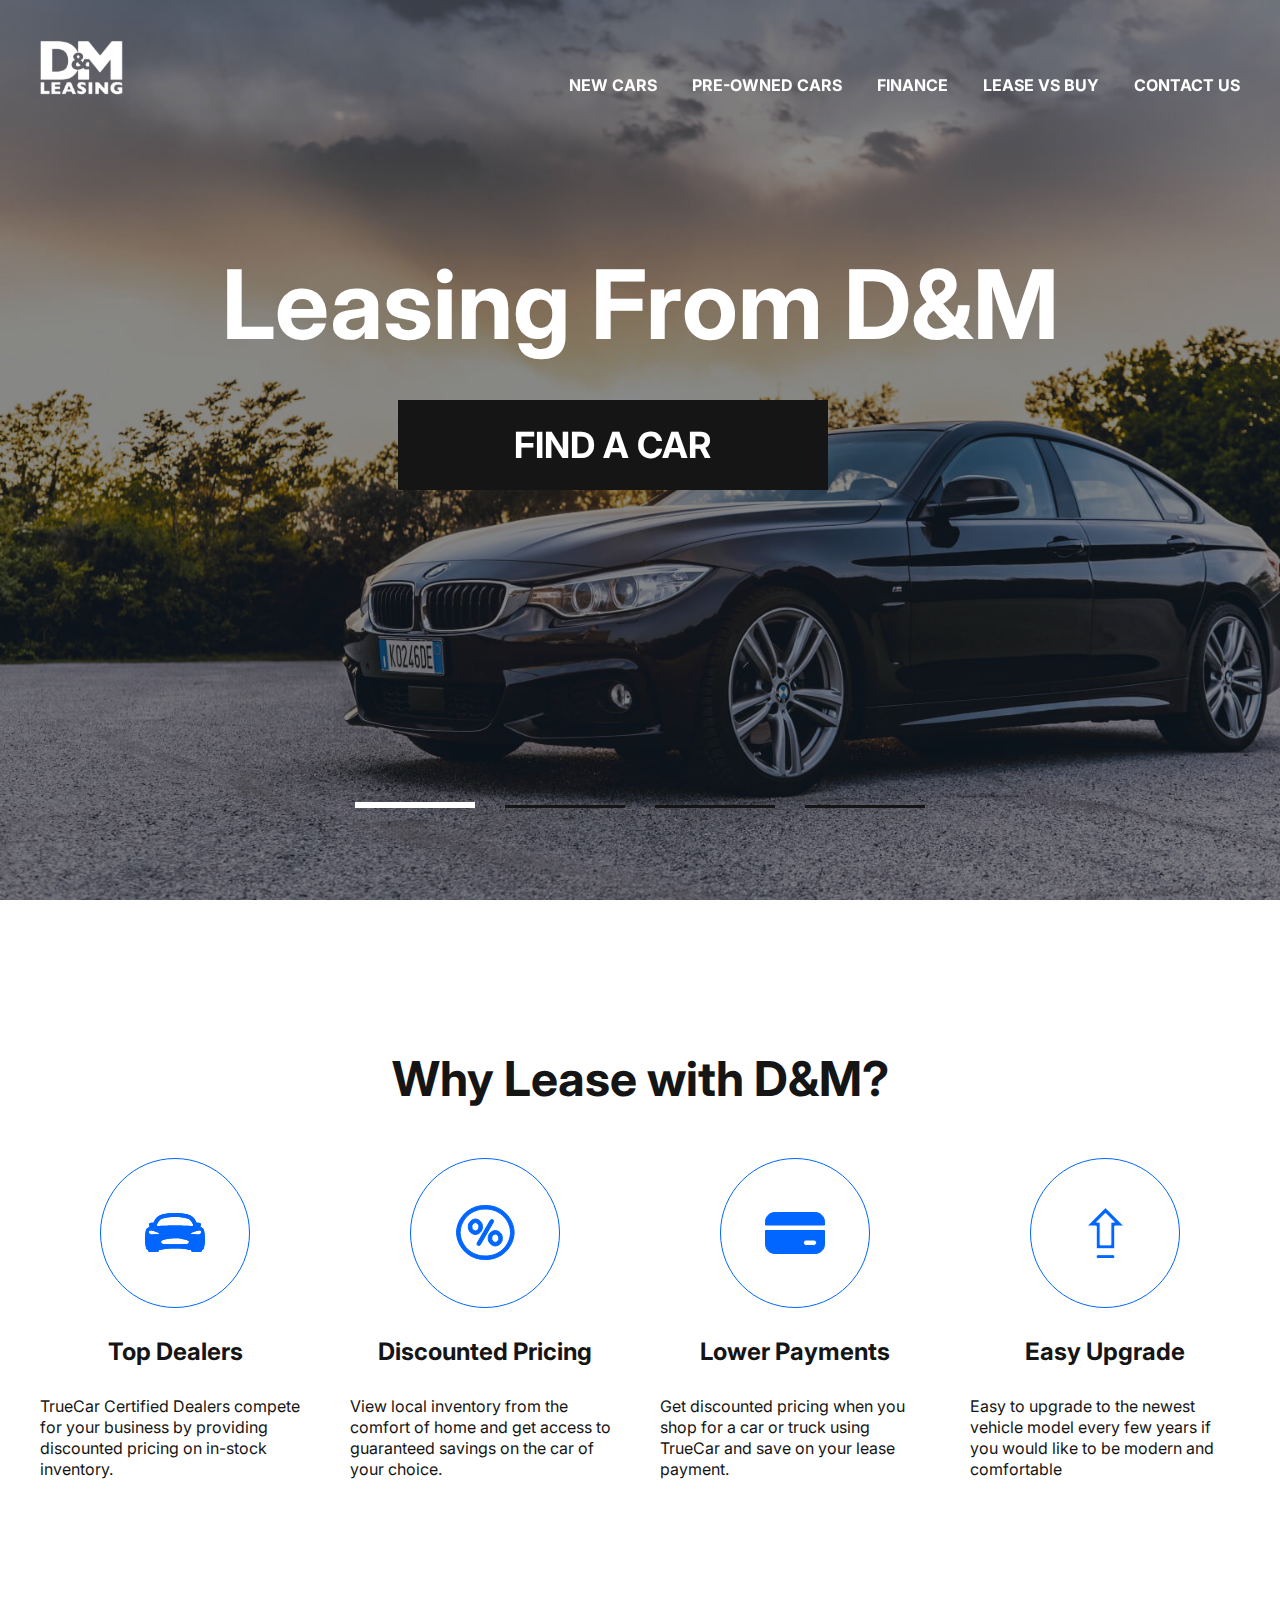
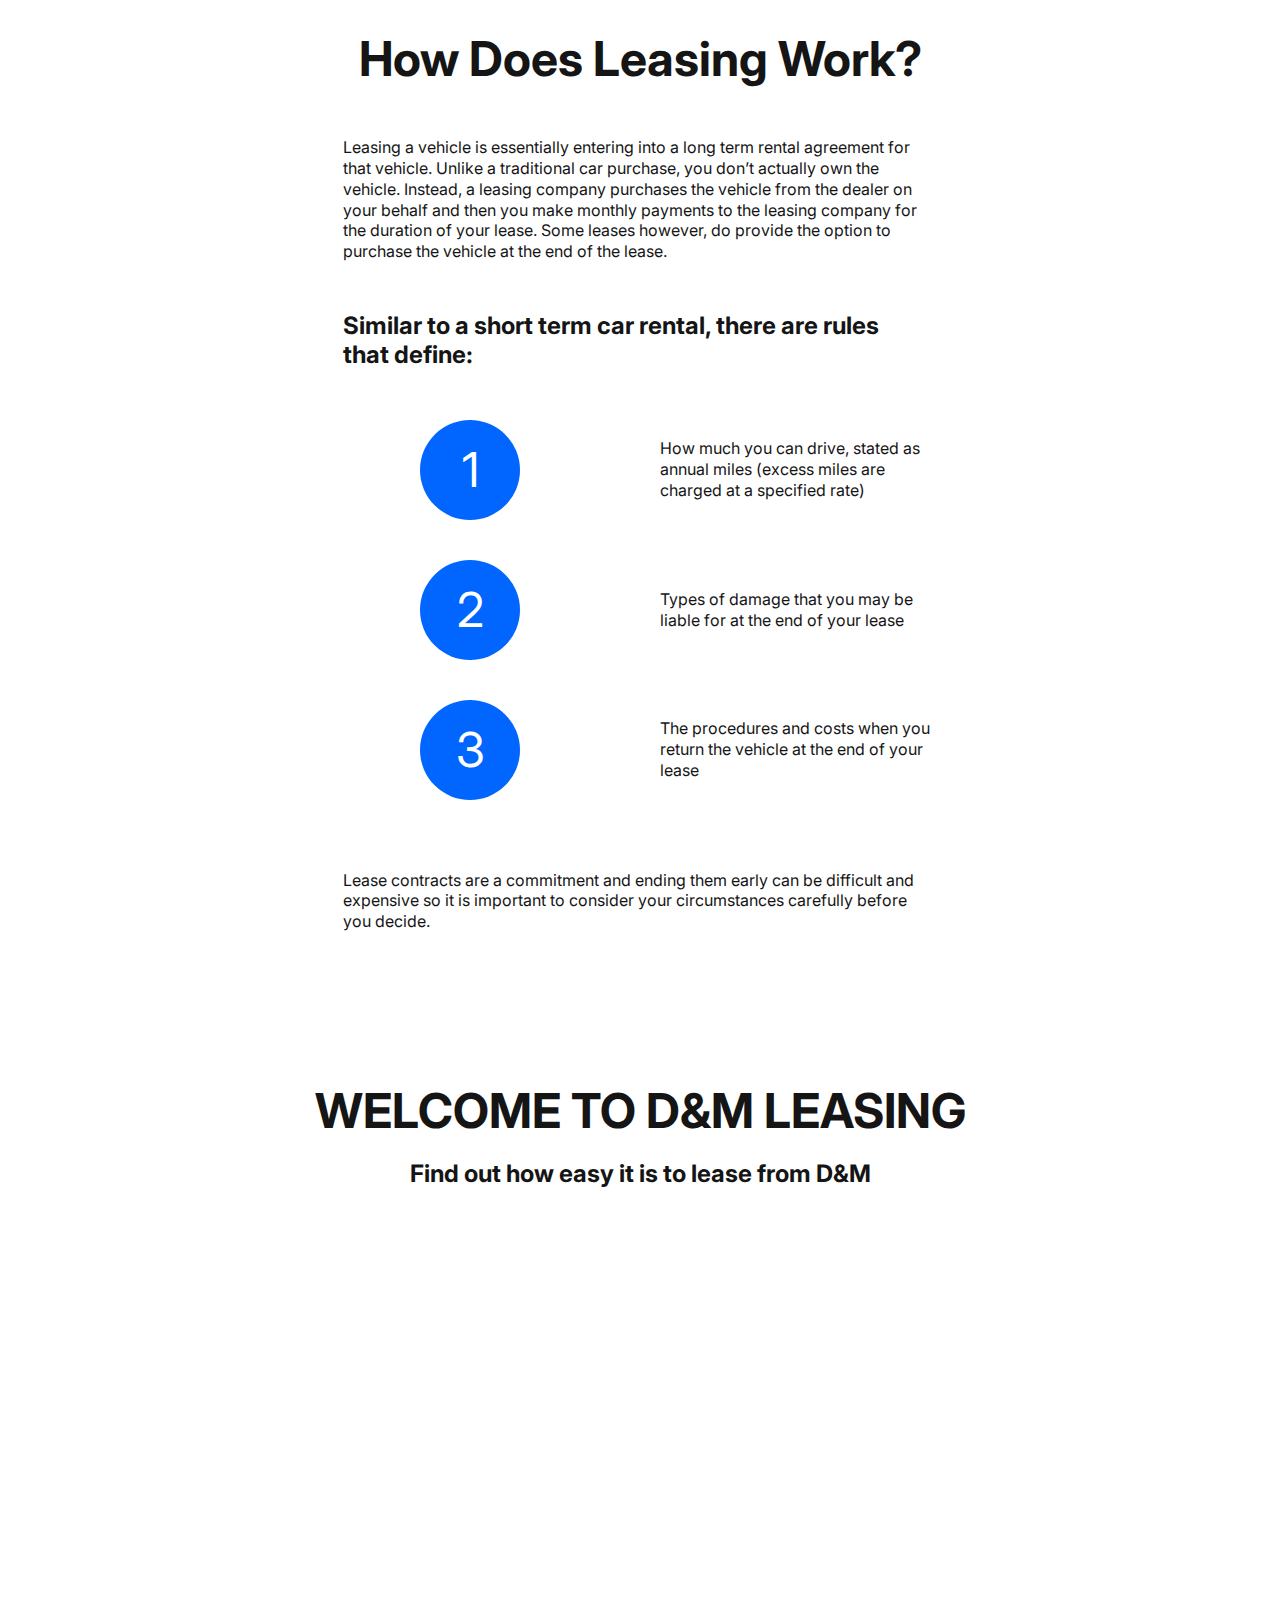
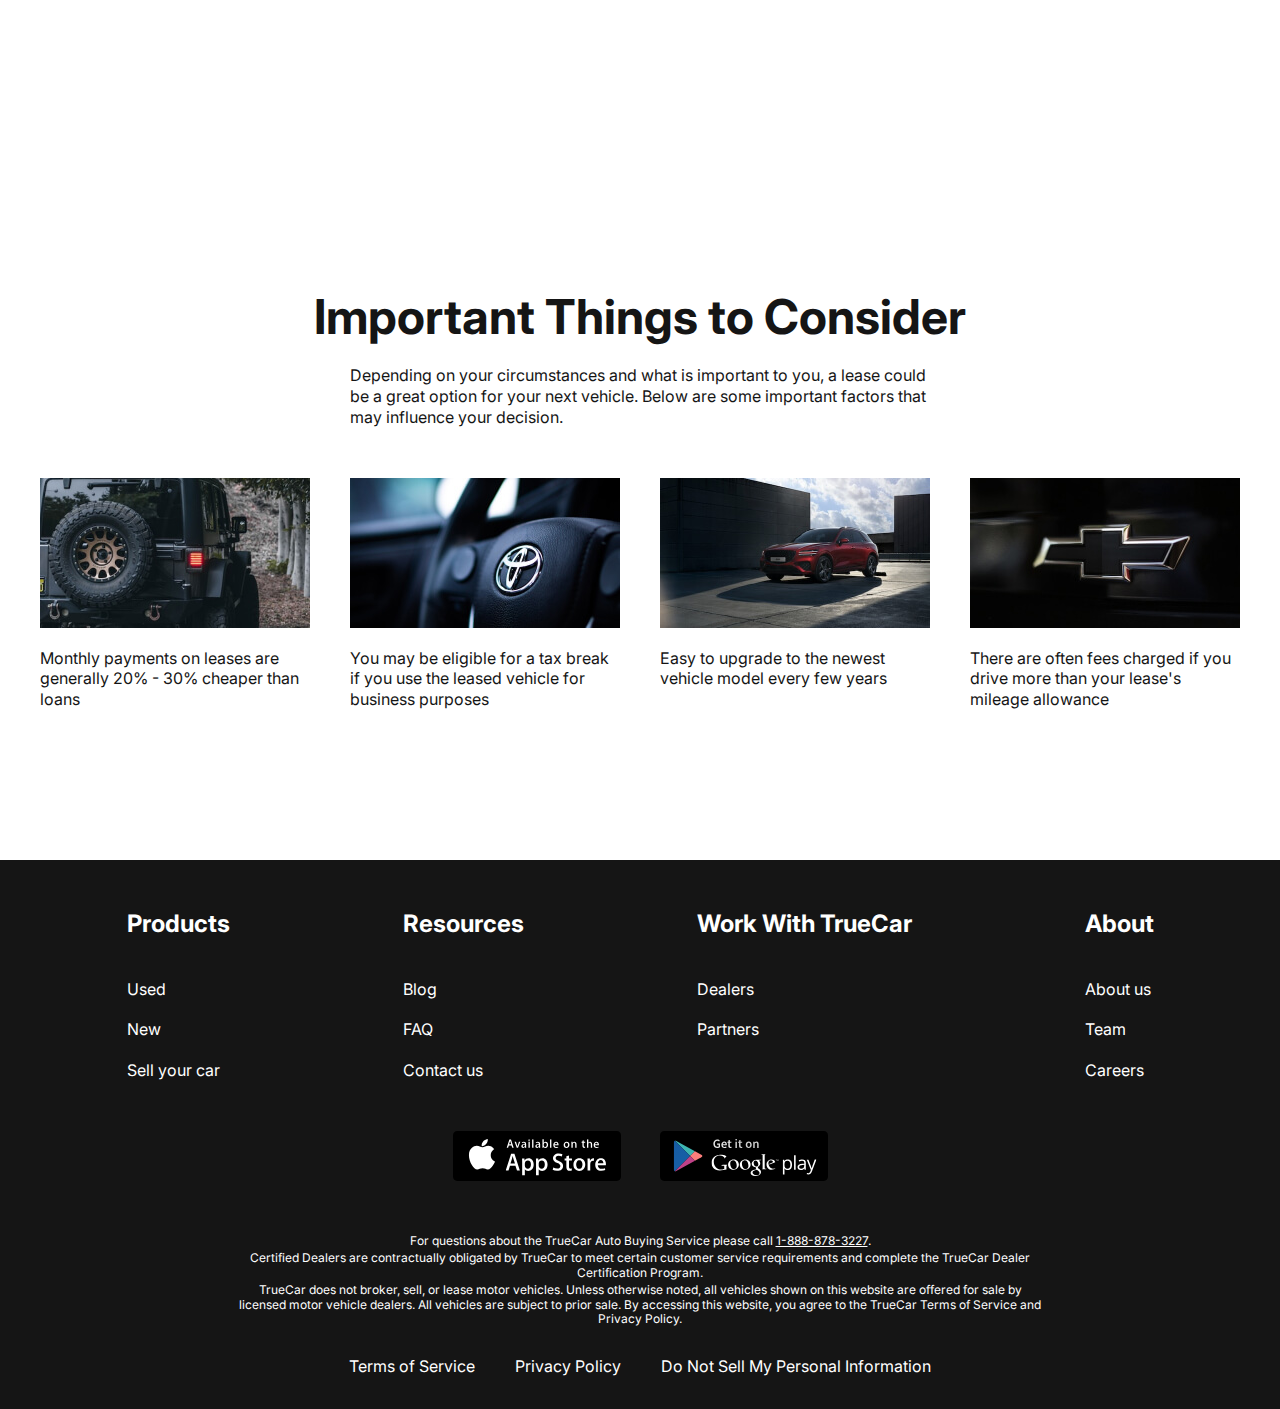
<file: index.html>
<!DOCTYPE html>
<html lang="en">
  <head>
    <meta charset="UTF-8" />
    <meta http-equiv="X-UA-Compatible" content="IE=edge" />
    <meta name="viewport" content="width=device-width, initial-scale=1.0" />
    <title>Lease cars</title>
    <link rel="shortcut icon" href="favicon.ico" type="image/x-icon" />
    <link rel="apple-touch-icon" href="favicon.png" />
    <link rel="stylesheet" href="css/swiper-bundle.min.css" />
    <link rel="stylesheet" href="css/styles.min.css" />
  </head>
  <body>
    <div class="wrapper">
      <header class="header">
        <div class="header__wrapper">
          <div class="header__container">
            <div class="header__inner">
              <div class="header__logo">
                <img src="./img/header/logo.svg" alt="logo" />
              </div>
              <div class="header__menu menu">
                <nav class="menu__body">
                  <ul class="menu__list">
                    <li class="menu__item">
                      <a href="new-cars.html" class="menu__link u-hover"
                        >NEW CARS</a
                      >
                    </li>
                    <li class="menu__item">
                      <a href="#" class="menu__link u-hover">PRE-OWNED CARS</a>
                    </li>
                    <li class="menu__item">
                      <a href="#" class="menu__link u-hover">FINANCE</a>
                    </li>
                    <li class="menu__item">
                      <a href="#" class="menu__link u-hover">LEASE VS BUY</a>
                    </li>
                    <li class="menu__item">
                      <a href="contact-us.html" class="menu__link u-hover"
                        >CONTACT US</a
                      >
                    </li>
                  </ul>
                </nav>
              </div>
              <button class="icon-menu">
                <span></span>
              </button>
            </div>
          </div>
        </div>
      </header>
      <main class="page">
        <section class="page__hero hero">
          <div class="hero__container">
            <div class="hero__content">
              <h1 class="hero__title title-h1">Leasing From D&M</h1>
              <a href="#" class="hero__button button button--big">FIND A CAR</a>
            </div>
          </div>
          <div class="hero__slider swiper">
            <div class="swiper-wrapper">
              <div class="hero__slide swiper-slide">
                <img src="./img/main-page/hero/car-1.jpg" alt="Car-1" />
              </div>
              <div class="hero__slide swiper-slide">
                <img src="./img/main-page/hero/car-2.jpg" alt="Car-2" />
              </div>
              <div class="hero__slide swiper-slide">
                <img src="./img/main-page/hero/car-3.jpg" alt="Car-3" />
              </div>
              <div class="hero__slide swiper-slide">
                <img src="./img/main-page/hero/car-4.jpg" alt="Car-4" />
              </div>
            </div>
            <div class="hero__pagination swiper-pagination"></div>
          </div>
        </section>
        <section class="page__why why">
          <div class="why__container">
            <h2 class="why__title title-h2">Why Lease with D&M?</h2>
            <ul class="why__items">
              <li class="why__item item-why">
                <div class="item-why__image">
                  <img src="./img/main-page/why/car.svg" alt="car" />
                </div>
                <h3 class="item-why__title title-h3">Top Dealers</h3>
                <div class="item-why__text">
                  TrueCar Certified Dealers compete for your business by
                  providing discounted pricing on in-stock inventory.
                </div>
              </li>
              <li class="why__item item-why">
                <div class="item-why__image">
                  <img src="./img/main-page/why/discount.svg" alt="discount" />
                </div>
                <h3 class="item-why__title title-h3">Discounted Pricing</h3>
                <div class="item-why__text">
                  View local inventory from the comfort of home and get access
                  to guaranteed savings on the car of your choice.
                </div>
              </li>
              <li class="why__item item-why">
                <div class="item-why__image">
                  <img
                    src="./img/main-page/why/payment.svg"
                    alt="payment card"
                  />
                </div>
                <h3 class="item-why__title title-h3">Lower Payments</h3>
                <div class="item-why__text">
                  Get discounted pricing when you shop for a car or truck using
                  TrueCar and save on your lease payment.
                </div>
              </li>
              <li class="why__item item-why">
                <div class="item-why__image">
                  <img src="./img/main-page/why/up.svg" alt="up arrow" />
                </div>
                <h3 class="item-why__title title-h3">Easy Upgrade</h3>
                <div class="item-why__text">
                  Easy to upgrade to the newest vehicle model every few years if
                  you would like to be modern and comfortable
                </div>
              </li>
            </ul>
          </div>
        </section>
        <section class="page__how how">
          <div class="how__container">
            <div class="how__inner">
              <h2 class="how__title title-h2">How Does Leasing Work?</h2>
              <div class="how__text">
                Leasing a vehicle is essentially entering into a long term
                rental agreement for that vehicle. Unlike a traditional car
                purchase, you don’t actually own the vehicle. Instead, a leasing
                company purchases the vehicle from the dealer on your behalf and
                then you make monthly payments to the leasing company for the
                duration of your lease. Some leases however, do provide the
                option to purchase the vehicle at the end of the lease.
              </div>
              <div class="how__body body-how">
                <div class="body-how__title title-h3">
                  Similar to a short term car rental, there are rules that
                  define:
                </div>
                <ol class="body-how__list">
                  <li>
                    How much you can drive, stated as annual miles (excess miles
                    are charged at a specified rate)
                  </li>
                  <li>
                    Types of damage that you may be liable for at the end of
                    your lease
                  </li>
                  <li>
                    The procedures and costs when you return the vehicle at the
                    end of your lease
                  </li>
                </ol>
              </div>
              <div class="how__text">
                Lease contracts are a commitment and ending them early can be
                difficult and expensive so it is important to consider your
                circumstances carefully before you decide.
              </div>
            </div>
          </div>
        </section>
        <section class="page__welcome welcome">
          <div class="welcome__container">
            <h2 class="welcome__title title-h2">WELCOME TO D&M LEASING</h2>
            <p class="welcome__subtitle title-h3">
              Find out how easy it is to lease from D&M
            </p>
            <div class="welcome__video">
              <iframe
                src="https://www.youtube.com/embed/ar0k2TxCMKo?controls=0"
                title="YouTube video player"
                allow="accelerometer; autoplay; clipboard-write; encrypted-media; gyroscope; picture-in-picture; web-share"
                allowfullscreen
              ></iframe>
            </div>
          </div>
        </section>
        <section class="page__consider consider">
          <div class="consider__container">
            <h2 class="consider__title title-h2">
              Important Things to Consider
            </h2>
            <p class="consider__text">
              Depending on your circumstances and what is important to you, a
              lease could be a great option for your next vehicle. Below are
              some important factors that may influence your decision.
            </p>
            <ul class="consider__list">
              <li class="consider__item item-consider">
                <div class="item-consider__image">
                  <img src="./img/main-page/consider/01.jpg" alt="Image" />
                </div>
                <div class="item-consider__text">
                  Monthly payments on leases are generally 20% - 30% cheaper
                  than loans
                </div>
              </li>
              <li class="consider__item item-consider">
                <div class="item-consider__image">
                  <img src="./img/main-page/consider/02.jpg" alt="Image" />
                </div>
                <div class="item-consider__text">
                  You may be eligible for a tax break if you use the leased
                  vehicle for business purposes
                </div>
              </li>
              <li class="consider__item item-consider">
                <div class="item-consider__image">
                  <img src="./img/main-page/consider/03.jpg" alt="Image" />
                </div>
                <div class="item-consider__text">
                  Easy to upgrade to the newest vehicle model every few years
                </div>
              </li>
              <li class="consider__item item-consider">
                <div class="item-consider__image">
                  <img src="./img/main-page/consider/04.jpg" alt="Image" />
                </div>
                <div class="item-consider__text">
                  There are often fees charged if you drive more than your
                  lease's mileage allowance
                </div>
              </li>
            </ul>
          </div>
        </section>
      </main>
      <footer class="footer">
        <div class="footer__container">
          <div class="footer__inner">
            <div data-spoilers="479.98,max" class="footer__menu menu-footer">
              <nav class="menu-footer__column">
                <button
                  tabindex="-1"
                  type="button"
                  data-spoiler
                  class="menu-footer__title"
                >
                  Products
                </button>
                <ul class="menu-footer__list">
                  <li class="menu-footer__item">
                    <a href="#" class="menu-footer__link u-hover">Used</a>
                  </li>
                  <li class="menu-footer__item">
                    <a href="#" class="menu-footer__link u-hover">New</a>
                  </li>
                  <li class="menu-footer__item">
                    <a href="#" class="menu-footer__link u-hover"
                      >Sell your car</a
                    >
                  </li>
                </ul>
              </nav>
              <nav class="menu-footer__column">
                <button
                  tabindex="-1"
                  type="button"
                  data-spoiler
                  class="menu-footer__title"
                >
                  Resources
                </button>
                <ul class="menu-footer__list">
                  <li class="menu-footer__item">
                    <a href="#" class="menu-footer__link u-hover">Blog</a>
                  </li>
                  <li class="menu-footer__item">
                    <a href="#" class="menu-footer__link u-hover">FAQ</a>
                  </li>
                  <li class="menu-footer__item">
                    <a href="#" class="menu-footer__link u-hover">Contact us</a>
                  </li>
                </ul>
              </nav>
              <nav class="menu-footer__column">
                <button
                  tabindex="-1"
                  type="button"
                  data-spoiler
                  class="menu-footer__title"
                >
                  Work With TrueCar
                </button>
                <ul class="menu-footer__list">
                  <li class="menu-footer__item">
                    <a href="#" class="menu-footer__link u-hover">Dealers</a>
                  </li>
                  <li class="menu-footer__item">
                    <a href="#" class="menu-footer__link u-hover">Partners</a>
                  </li>
                </ul>
              </nav>
              <nav class="menu-footer__column">
                <button
                  tabindex="-1"
                  type="button"
                  data-spoiler
                  class="menu-footer__title"
                >
                  About
                </button>
                <ul class="menu-footer__list">
                  <li class="menu-footer__item">
                    <a href="#" class="menu-footer__link u-hover">About us</a>
                  </li>
                  <li class="menu-footer__item">
                    <a href="#" class="menu-footer__link u-hover">Team</a>
                  </li>
                  <li class="menu-footer__item">
                    <a href="#" class="menu-footer__link u-hover">Careers</a>
                  </li>
                </ul>
              </nav>
            </div>
            <ul class="footer__apps-list">
              <li class="footer__apps-item">
                <a href="#" class="footer__apps-link">
                  <img src="./img/footer/appstore.svg" alt="App Store" />
                </a>
              </li>
              <li class="footer__apps-item">
                <a href="#" class="footer__apps-link">
                  <img src="./img/footer/gplay.svg" alt="Google Play" />
                </a>
              </li>
            </ul>
            <div class="footer__questions">
              <p class="footer__questions-text">
                For questions about the TrueCar Auto Buying Service please call
                <span>1-888-878-3227</span>.
              </p>
              <p class="footer__questions-text">
                Certified Dealers are contractually obligated by TrueCar to meet
                certain customer service requirements and complete the TrueCar
                Dealer Certification Program.
              </p>
              <p class="footer__questions-text">
                TrueCar does not broker, sell, or lease motor vehicles. Unless
                otherwise noted, all vehicles shown on this website are offered
                for sale by licensed motor vehicle dealers. All vehicles are
                subject to prior sale. By accessing this website, you agree to
                the TrueCar Terms of Service and Privacy Policy.
              </p>
            </div>
            <nav class="footer__info">
              <ul class="footer__info-list">
                <li class="footer__info-item">
                  <a href="#" class="footer__info-link u-hover"
                    >Terms of Service</a
                  >
                </li>
                <li class="footer__info-item">
                  <a href="#" class="footer__info-link u-hover"
                    >Privacy Policy</a
                  >
                </li>
                <li class="footer__info-item">
                  <a href="#" class="footer__info-link u-hover"
                    >Do Not Sell My Personal Information</a
                  >
                </li>
              </ul>
            </nav>
          </div>
        </div>
      </footer>
    </div>
    <script src="js/swiper-bundle.min.js"></script>
    <script src="js/script.js"></script>
  </body>
</html>
</file>
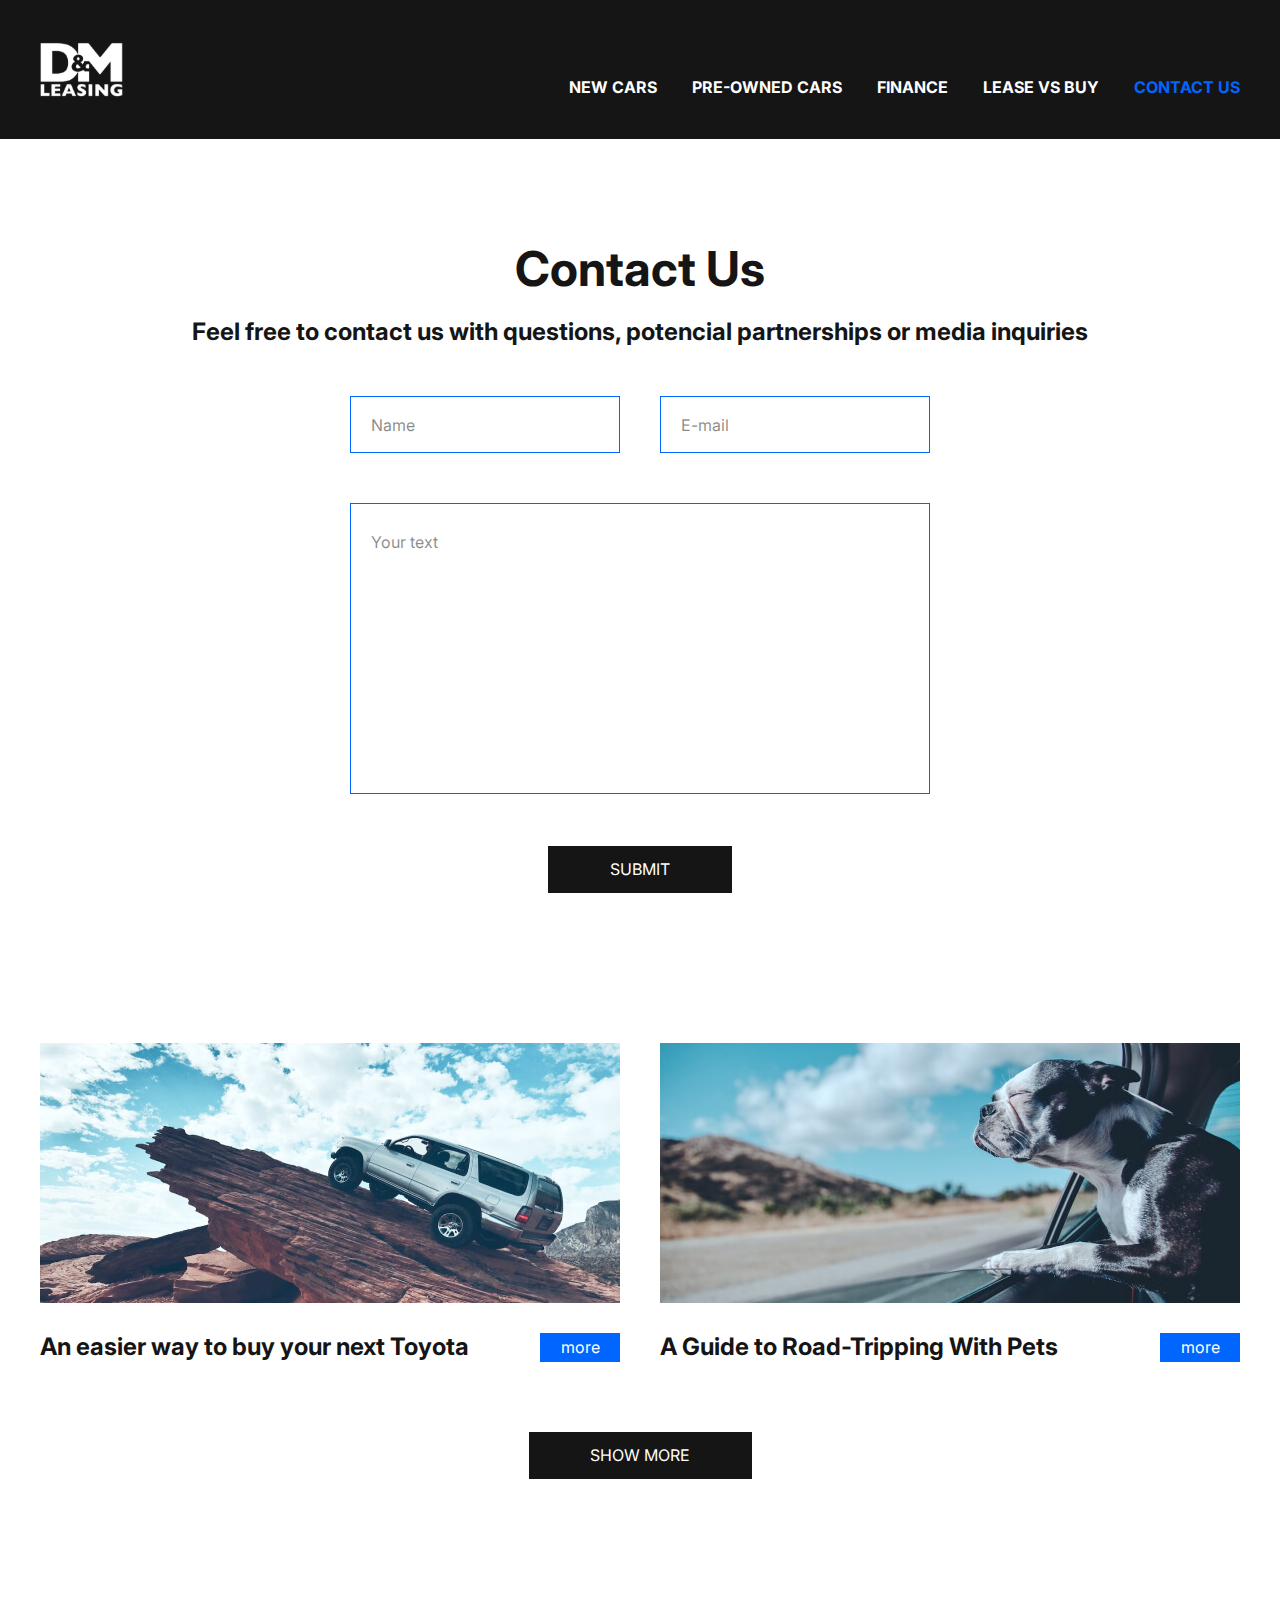
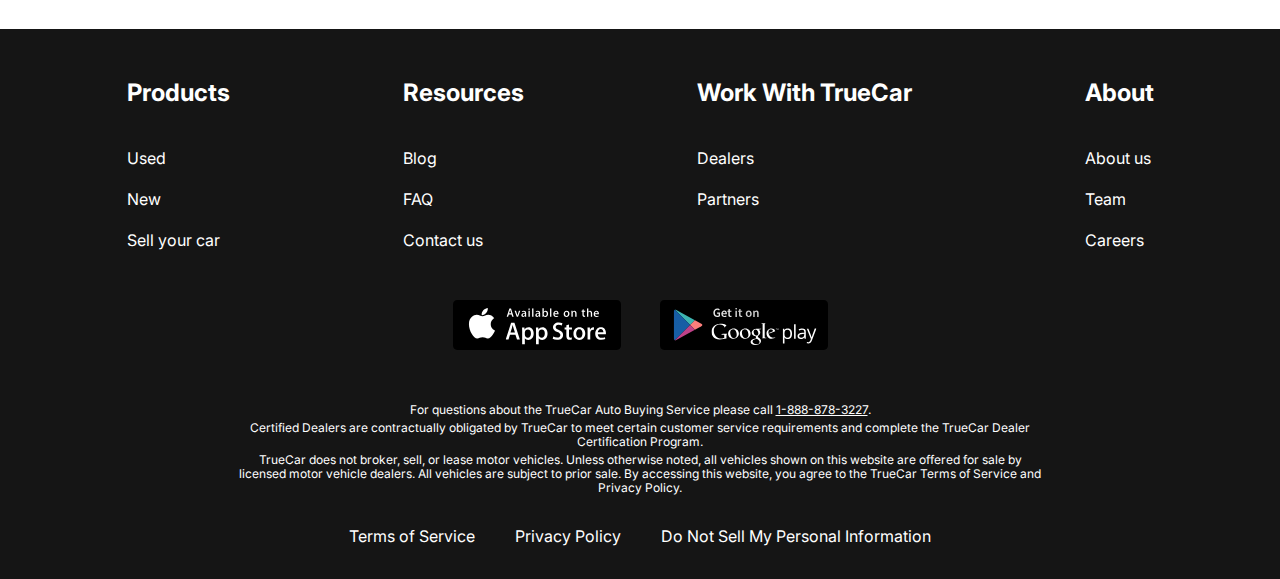
<file: contact-us.html>
<!DOCTYPE html>
<html lang="en">
  <head>
    <meta charset="UTF-8" />
    <meta http-equiv="X-UA-Compatible" content="IE=edge" />
    <meta name="viewport" content="width=device-width, initial-scale=1.0" />
    <title>Lease cars | Contact Us</title>
    <link rel="stylesheet" href="css/styles.min.css" />
  </head>
  <body>
    <div class="wrapper">
      <header class="header">
        <div class="header__wrapper header__wrapper--dark">
          <div class="header__container">
            <div class="header__inner header__inner--dark">
              <a href="index.html" class="header__logo">
                <img src="./img/header/logo.svg" alt="logo" />
              </a>
              <div class="header__menu menu">
                <nav class="menu__body">
                  <ul class="menu__list">
                    <li class="menu__item">
                      <a href="new-cars.html" class="menu__link u-hover"
                        >NEW CARS</a
                      >
                    </li>
                    <li class="menu__item">
                      <a href="#" class="menu__link u-hover">PRE-OWNED CARS</a>
                    </li>
                    <li class="menu__item">
                      <a href="#" class="menu__link u-hover">FINANCE</a>
                    </li>
                    <li class="menu__item">
                      <a href="#" class="menu__link u-hover">LEASE VS BUY</a>
                    </li>
                    <li class="menu__item">
                      <a href="#" class="menu__link inactive-item"
                        >CONTACT US</a
                      >
                    </li>
                  </ul>
                </nav>
              </div>
              <button class="icon-menu">
                <span></span>
              </button>
            </div>
          </div>
        </div>
      </header>
      <main class="page">
        <section class="page__contact contact">
          <div class="contact__container">
            <h1 class="contact__title title-h2">Contact Us</h1>
            <p class="contact__subtitle title-h3">
              Feel free to contact us with questions, potencial partnerships or
              media inquiries
            </p>
            <form action="#" class="contact__form form">
              <div class="form__item">
                <input
                  required
                  type="text"
                  name="name"
                  id="name"
                  class="form__input"
                  placeholder="Name"
                />
              </div>
              <div class="form__item">
                <input
                  required
                  type="email"
                  name="email"
                  id="email"
                  class="form__input"
                  placeholder="E-mail"
                />
              </div>
              <div class="form__item">
                <textarea
                  name="message"
                  id="message"
                  class="form__input"
                  placeholder="Your text"
                ></textarea>
              </div>
              <div class="form__item">
                <button type="submit" class="form__button button">
                  SUBMIT
                </button>
              </div>
            </form>
          </div>
        </section>
        <div class="page__blog blog">
          <div class="blog__container">
            <div class="blog__items">
              <div class="blog__item item-blog">
                <a href="#" class="item-blog__image _ibg"
                  ><img src="./img/blog/01.jpg" alt="Car"
                /></a>
                <div class="item-blog__content">
                  <div class="item-blog__text title-h3">
                    An easier way to buy your next Toyota
                  </div>
                  <a href="#" class="item-blog__button">more</a>
                </div>
              </div>
              <div class="blog__item item-blog">
                <a href="#" class="item-blog__image _ibg"
                  ><img src="./img/blog/02.jpg" alt="Car"
                /></a>
                <div class="item-blog__content">
                  <div class="item-blog__text title-h3">
                    A Guide to Road-Tripping With Pets
                  </div>
                  <a href="#" class="item-blog__button">more</a>
                </div>
              </div>
            </div>
            <a href="#" class="blog__button button">SHOW MORE</a>
          </div>
        </div>
      </main>
      <footer class="footer">
        <div class="footer__container">
          <div class="footer__inner">
            <div data-spoilers="768,max" class="footer__menu menu-footer">
              <nav class="menu-footer__column">
                <button
                  tabindex="-1"
                  type="button"
                  data-spoiler
                  class="menu-footer__title"
                >
                  Products
                </button>
                <ul class="menu-footer__list">
                  <li class="menu-footer__item">
                    <a href="#" class="menu-footer__link u-hover">Used</a>
                  </li>
                  <li class="menu-footer__item">
                    <a href="#" class="menu-footer__link u-hover">New</a>
                  </li>
                  <li class="menu-footer__item">
                    <a href="#" class="menu-footer__link u-hover"
                      >Sell your car</a
                    >
                  </li>
                </ul>
              </nav>
              <nav class="menu-footer__column">
                <button
                  tabindex="-1"
                  type="button"
                  data-spoiler
                  class="menu-footer__title"
                >
                  Resources
                </button>
                <ul class="menu-footer__list">
                  <li class="menu-footer__item">
                    <a href="#" class="menu-footer__link u-hover">Blog</a>
                  </li>
                  <li class="menu-footer__item">
                    <a href="#" class="menu-footer__link u-hover">FAQ</a>
                  </li>
                  <li class="menu-footer__item">
                    <a href="#" class="menu-footer__link u-hover">Contact us</a>
                  </li>
                </ul>
              </nav>
              <nav class="menu-footer__column">
                <button
                  tabindex="-1"
                  type="button"
                  data-spoiler
                  class="menu-footer__title"
                >
                  Work With TrueCar
                </button>
                <ul class="menu-footer__list">
                  <li class="menu-footer__item">
                    <a href="#" class="menu-footer__link u-hover">Dealers</a>
                  </li>
                  <li class="menu-footer__item">
                    <a href="#" class="menu-footer__link u-hover">Partners</a>
                  </li>
                </ul>
              </nav>
              <nav class="menu-footer__column">
                <button
                  tabindex="-1"
                  type="button"
                  data-spoiler
                  class="menu-footer__title"
                >
                  About
                </button>
                <ul class="menu-footer__list">
                  <li class="menu-footer__item">
                    <a href="#" class="menu-footer__link u-hover">About us</a>
                  </li>
                  <li class="menu-footer__item">
                    <a href="#" class="menu-footer__link u-hover">Team</a>
                  </li>
                  <li class="menu-footer__item">
                    <a href="#" class="menu-footer__link u-hover">Careers</a>
                  </li>
                </ul>
              </nav>
            </div>
            <ul class="footer__apps-list">
              <li class="footer__apps-item">
                <a href="#" class="footer__apps-link">
                  <img src="./img/footer/appstore.svg" alt="App Store" />
                </a>
              </li>
              <li class="footer__apps-item">
                <a href="#" class="footer__apps-link">
                  <img src="./img/footer/gplay.svg" alt="Google Play" />
                </a>
              </li>
            </ul>
            <div class="footer__questions">
              <p class="footer__questions-text">
                For questions about the TrueCar Auto Buying Service please call
                <span>1-888-878-3227</span>.
              </p>
              <p class="footer__questions-text">
                Certified Dealers are contractually obligated by TrueCar to meet
                certain customer service requirements and complete the TrueCar
                Dealer Certification Program.
              </p>
              <p class="footer__questions-text">
                TrueCar does not broker, sell, or lease motor vehicles. Unless
                otherwise noted, all vehicles shown on this website are offered
                for sale by licensed motor vehicle dealers. All vehicles are
                subject to prior sale. By accessing this website, you agree to
                the TrueCar Terms of Service and Privacy Policy.
              </p>
            </div>
            <nav class="footer__info">
              <ul class="footer__info-list">
                <li class="footer__info-item">
                  <a href="#" class="footer__info-link u-hover"
                    >Terms of Service</a
                  >
                </li>
                <li class="footer__info-item">
                  <a href="#" class="footer__info-link u-hover"
                    >Privacy Policy</a
                  >
                </li>
                <li class="footer__info-item">
                  <a href="#" class="footer__info-link u-hover"
                    >Do Not Sell My Personal Information</a
                  >
                </li>
              </ul>
            </nav>
          </div>
        </div>
      </footer>
    </div>
    <script src="js/script.js"></script>
  </body>
</html>
</file>
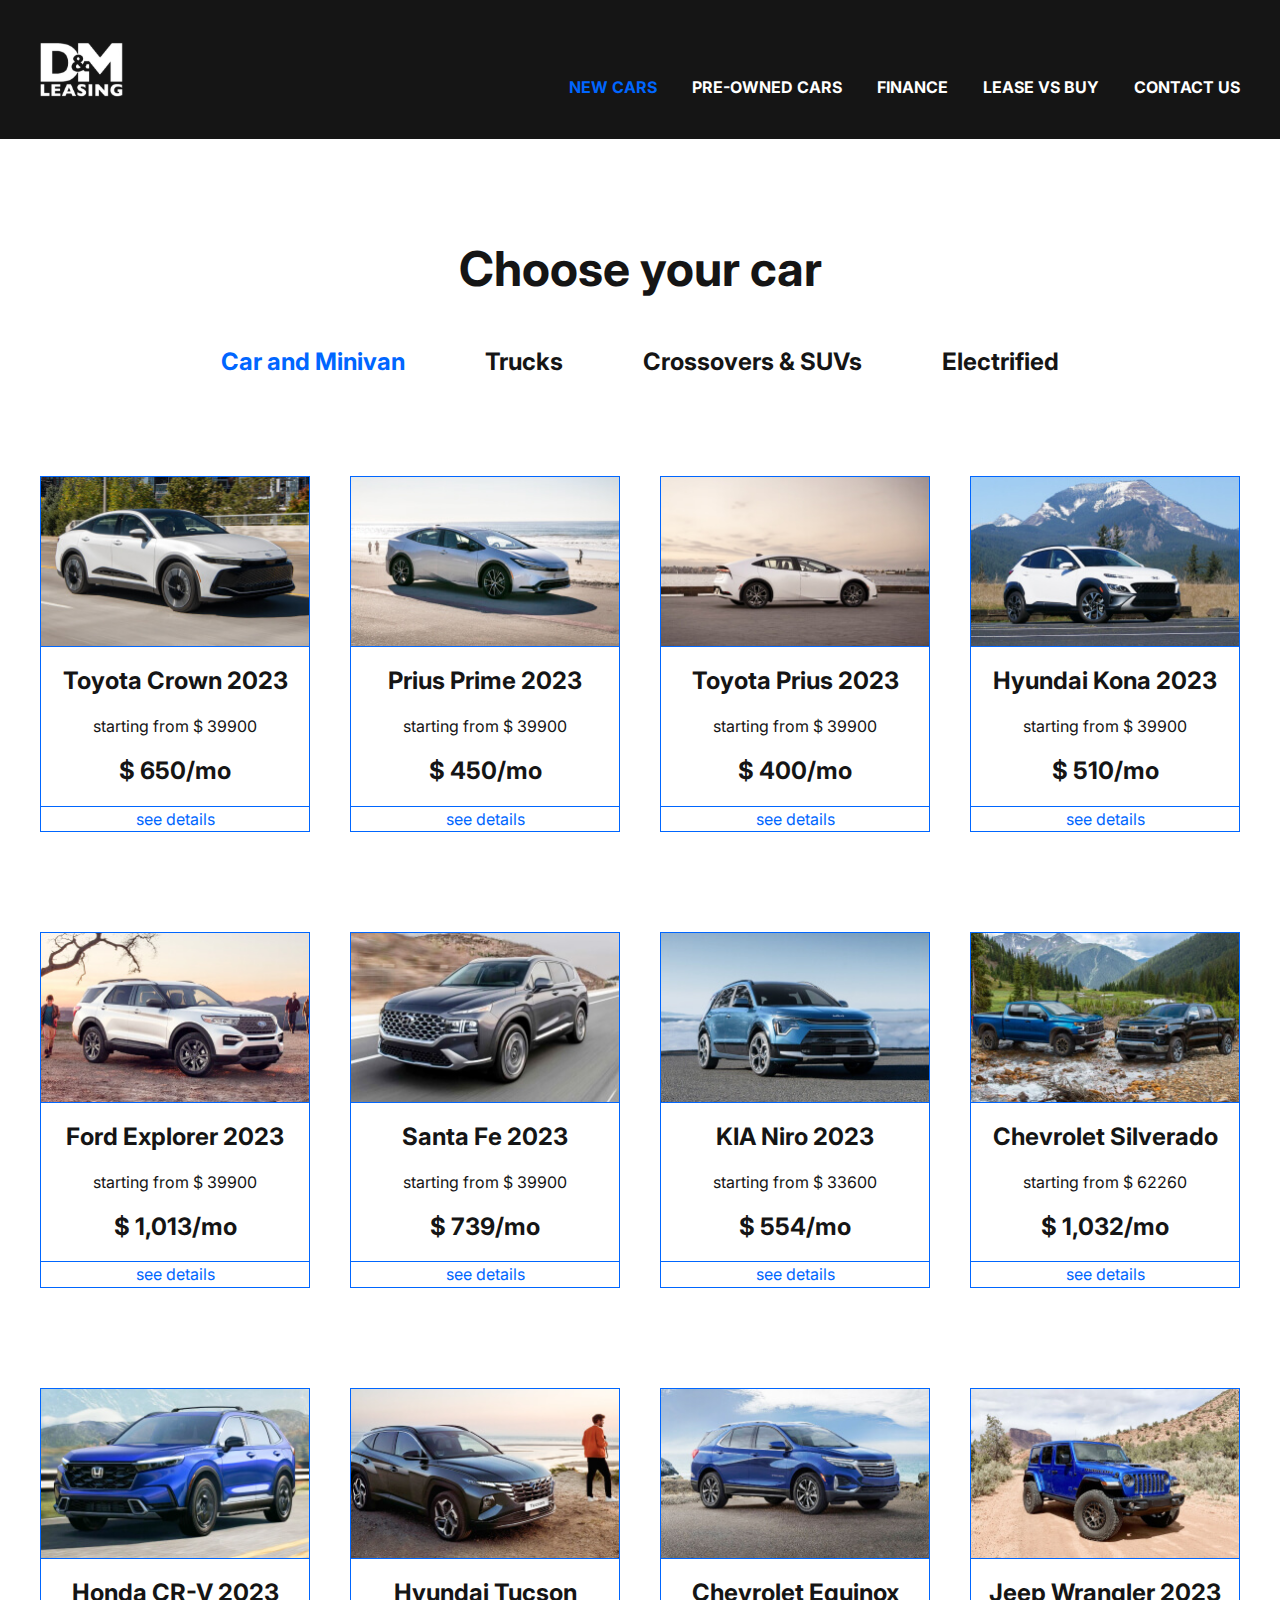
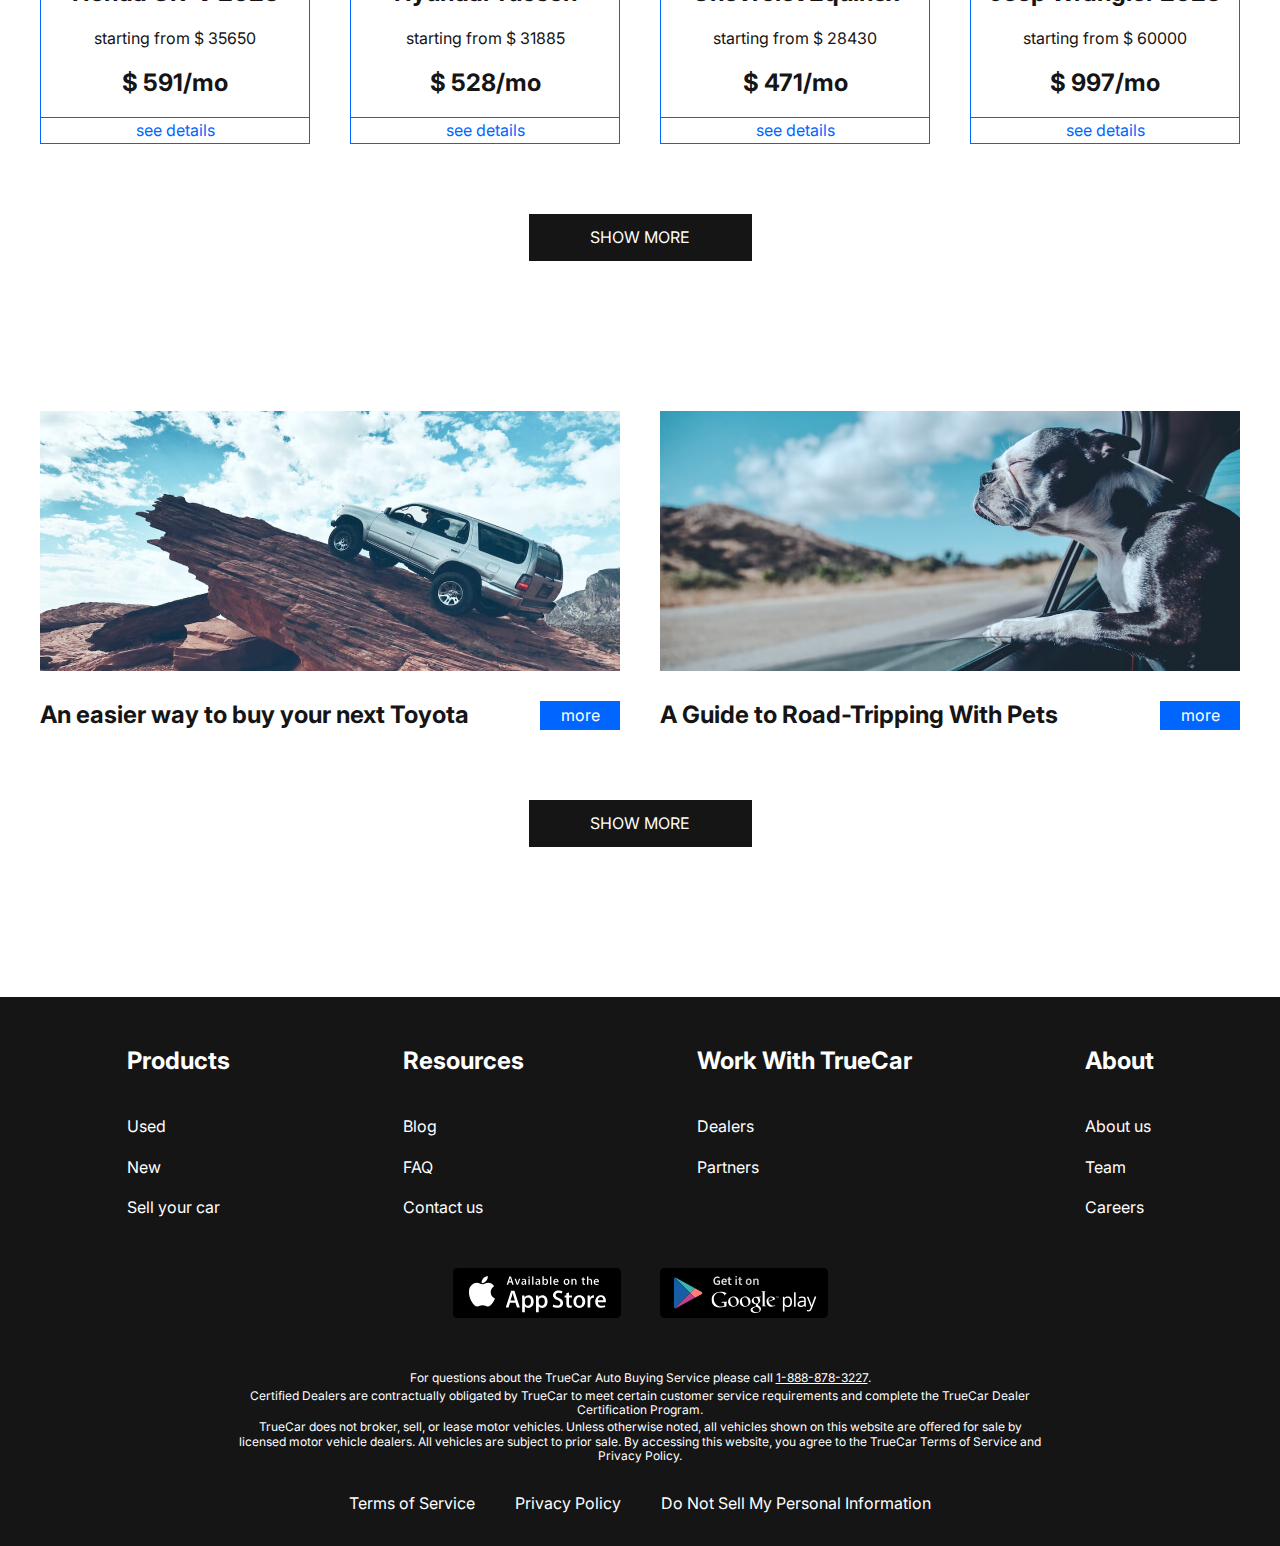
<file: new-cars.html>
<!DOCTYPE html>
<html lang="en">
  <head>
    <meta charset="UTF-8" />
    <meta http-equiv="X-UA-Compatible" content="IE=edge" />
    <meta name="viewport" content="width=device-width, initial-scale=1.0" />
    <title>Lease cars | New cars</title>
    <link rel="stylesheet" href="css/styles.min.css" />
  </head>
  <body>
    <div class="wrapper">
      <header class="header">
        <div class="header__wrapper header__wrapper--dark">
          <div class="header__container">
            <div class="header__inner header__inner--dark">
              <a href="index.html" class="header__logo">
                <img src="./img/header/logo.svg" alt="logo" />
              </a>
              <div class="header__menu menu">
                <nav class="menu__body">
                  <ul class="menu__list">
                    <li class="menu__item">
                      <a href="#" class="menu__link inactive-item">NEW CARS</a>
                    </li>
                    <li class="menu__item">
                      <a href="#" class="menu__link u-hover">PRE-OWNED CARS</a>
                    </li>
                    <li class="menu__item">
                      <a href="#" class="menu__link u-hover">FINANCE</a>
                    </li>
                    <li class="menu__item">
                      <a href="#" class="menu__link u-hover">LEASE VS BUY</a>
                    </li>
                    <li class="menu__item">
                      <a href="contact-us.html" class="menu__link u-hover"
                        >CONTACT US</a
                      >
                    </li>
                  </ul>
                </nav>
              </div>
              <button class="icon-menu">
                <span></span>
              </button>
            </div>
          </div>
        </div>
      </header>
      <main class="page">
        <section class="page__choose choose">
          <div class="choose__container">
            <h1 class="choose__title title-h2">Choose your car</h1>
            <nav class="choose__nav nav-choose">
              <button type="button" class="nav-choose__cat title-h3 _active">
                Car and Minivan
              </button>
              <button type="button" class="nav-choose__cat title-h3">
                Trucks
              </button>
              <button type="button" class="nav-choose__cat title-h3">
                Crossovers & SUVs
              </button>
              <button type="button" class="nav-choose__cat title-h3">
                Electrified
              </button>
            </nav>
            <div class="choose__tab _active">
              <div class="choose__items">
                <article class="choose__item item-choose">
                  <a href="#" class="item-choose__image _ibg"
                    ><img src="./img/cars-page/01.jpg" alt="Image"
                  /></a>
                  <h2 class="item-choose__title title-h3">Toyota Crown 2023</h2>
                  <div class="item-choose__text">
                    <p>starting from $ 39900</p>
                  </div>
                  <div class="item-choose__price title-h3">
                    <p>$ 650/mo</p>
                  </div>
                  <a href="#" class="item-choose__link">see details</a>
                </article>
                <article class="choose__item item-choose">
                  <a href="#" class="item-choose__image _ibg"
                    ><img src="./img/cars-page/02.jpg" alt="Image"
                  /></a>
                  <h2 class="item-choose__title title-h3">Prius Prime 2023</h2>
                  <div class="item-choose__text">
                    <p>starting from $ 39900</p>
                  </div>
                  <div class="item-choose__price title-h3">
                    <p>$ 450/mo</p>
                  </div>
                  <a href="#" class="item-choose__link">see details</a>
                </article>
                <article class="choose__item item-choose">
                  <a href="#" class="item-choose__image _ibg"
                    ><img src="./img/cars-page/03.jpg" alt="Image"
                  /></a>
                  <h2 class="item-choose__title title-h3">Toyota Prius 2023</h2>
                  <div class="item-choose__text">
                    <p>starting from $ 39900</p>
                  </div>
                  <div class="item-choose__price title-h3">
                    <p>$ 400/mo</p>
                  </div>
                  <a href="#" class="item-choose__link">see details</a>
                </article>
                <article class="choose__item item-choose">
                  <a href="#" class="item-choose__image _ibg"
                    ><img src="./img/cars-page/04.jpg" alt="Image"
                  /></a>
                  <h2 class="item-choose__title title-h3">Hyundai Kona 2023</h2>
                  <div class="item-choose__text">
                    <p>starting from $ 39900</p>
                  </div>
                  <div class="item-choose__price title-h3">
                    <p>$ 510/mo</p>
                  </div>
                  <a href="#" class="item-choose__link">see details</a>
                </article>
                <article class="choose__item item-choose">
                  <a href="#" class="item-choose__image _ibg"
                    ><img src="./img/cars-page/05.jpg" alt="Image"
                  /></a>
                  <h2 class="item-choose__title title-h3">
                    Ford Explorer 2023
                  </h2>
                  <div class="item-choose__text">
                    <p>starting from $ 39900</p>
                  </div>
                  <div class="item-choose__price title-h3">
                    <p>$ 1,013/mo</p>
                  </div>
                  <a href="#" class="item-choose__link">see details</a>
                </article>
                <article class="choose__item item-choose">
                  <a href="#" class="item-choose__image _ibg"
                    ><img src="./img/cars-page/06.jpg" alt="Image"
                  /></a>
                  <h2 class="item-choose__title title-h3">Santa Fe 2023</h2>
                  <div class="item-choose__text">
                    <p>starting from $ 39900</p>
                  </div>
                  <div class="item-choose__price title-h3">
                    <p>$ 739/mo</p>
                  </div>
                  <a href="#" class="item-choose__link">see details</a>
                </article>
                <article class="choose__item item-choose">
                  <a href="#" class="item-choose__image _ibg"
                    ><img src="./img/cars-page/07.jpg" alt="Image"
                  /></a>
                  <h2 class="item-choose__title title-h3">KIA Niro 2023</h2>
                  <div class="item-choose__text">
                    <p>starting from $ 33600</p>
                  </div>
                  <div class="item-choose__price title-h3">
                    <p>$ 554/mo</p>
                  </div>
                  <a href="#" class="item-choose__link">see details</a>
                </article>
                <article class="choose__item item-choose">
                  <a href="#" class="item-choose__image _ibg"
                    ><img src="./img/cars-page/08.jpg" alt="Image"
                  /></a>
                  <h2 class="item-choose__title title-h3">
                    Chevrolet Silverado
                  </h2>
                  <div class="item-choose__text">
                    <p>starting from $ 62260</p>
                  </div>
                  <div class="item-choose__price title-h3">
                    <p>$ 1,032/mo</p>
                  </div>
                  <a href="#" class="item-choose__link">see details</a>
                </article>
                <article class="choose__item item-choose">
                  <a href="#" class="item-choose__image _ibg"
                    ><img src="./img/cars-page/09.jpg" alt="Image"
                  /></a>
                  <h2 class="item-choose__title title-h3">Honda CR-V 2023</h2>
                  <div class="item-choose__text">
                    <p>starting from $ 35650</p>
                  </div>
                  <div class="item-choose__price title-h3">
                    <p>$ 591/mo</p>
                  </div>
                  <a href="#" class="item-choose__link">see details</a>
                </article>
                <article class="choose__item item-choose">
                  <a href="#" class="item-choose__image _ibg"
                    ><img src="./img/cars-page/10.jpg" alt="Image"
                  /></a>
                  <h2 class="item-choose__title title-h3">Hyundai Tucson</h2>
                  <div class="item-choose__text">
                    <p>starting from $ 31885</p>
                  </div>
                  <div class="item-choose__price title-h3">
                    <p>$ 528/mo</p>
                  </div>
                  <a href="#" class="item-choose__link">see details</a>
                </article>
                <article class="choose__item item-choose">
                  <a href="#" class="item-choose__image _ibg"
                    ><img src="./img/cars-page/11.jpg" alt="Image"
                  /></a>
                  <h2 class="item-choose__title title-h3">Chevrolet Equinox</h2>
                  <div class="item-choose__text">
                    <p>starting from $ 28430</p>
                  </div>
                  <div class="item-choose__price title-h3">
                    <p>$ 471/mo</p>
                  </div>
                  <a href="#" class="item-choose__link">see details</a>
                </article>
                <article class="choose__item item-choose">
                  <a href="#" class="item-choose__image _ibg"
                    ><img src="./img/cars-page/12.jpg" alt="Image"
                  /></a>
                  <h2 class="item-choose__title title-h3">
                    Jeep Wrangler 2023
                  </h2>
                  <div class="item-choose__text">
                    <p>starting from $ 60000</p>
                  </div>
                  <div class="item-choose__price title-h3">
                    <p>$ 997/mo</p>
                  </div>
                  <a href="#" class="item-choose__link">see details</a>
                </article>
              </div>
            </div>
            <div class="choose__tab">
              <div class="choose__items">
                <article class="choose__item item-choose">
                  <a href="#" class="item-choose__image _ibg"
                    ><img src="./img/cars-page/08.jpg" alt="Image"
                  /></a>
                  <h2 class="item-choose__title title-h3">
                    Chevrolet Silverado
                  </h2>
                  <div class="item-choose__text">
                    <p>starting from $ 62260</p>
                  </div>
                  <div class="item-choose__price title-h3">
                    <p>$ 1,032/mo</p>
                  </div>
                  <a href="#" class="item-choose__link">see details</a>
                </article>
                <article class="choose__item item-choose">
                  <a href="#" class="item-choose__image _ibg"
                    ><img src="./img/cars-page/09.jpg" alt="Image"
                  /></a>
                  <h2 class="item-choose__title title-h3">Honda CR-V 2023</h2>
                  <div class="item-choose__text">
                    <p>starting from $ 35650</p>
                  </div>
                  <div class="item-choose__price title-h3">
                    <p>$ 591/mo</p>
                  </div>
                  <a href="#" class="item-choose__link">see details</a>
                </article>
                <article class="choose__item item-choose">
                  <a href="#" class="item-choose__image _ibg"
                    ><img src="./img/cars-page/10.jpg" alt="Image"
                  /></a>
                  <h2 class="item-choose__title title-h3">Hyundai Tucson</h2>
                  <div class="item-choose__text">
                    <p>starting from $ 31885</p>
                  </div>
                  <div class="item-choose__price title-h3">
                    <p>$ 528/mo</p>
                  </div>
                  <a href="#" class="item-choose__link">see details</a>
                </article>
              </div>
            </div>
            <div class="choose__tab">
              <div class="choose__items">
                <article class="choose__item item-choose">
                  <a href="#" class="item-choose__image _ibg"
                    ><img src="./img/cars-page/06.jpg" alt="Image"
                  /></a>
                  <h2 class="item-choose__title title-h3">Santa Fe 2023</h2>
                  <div class="item-choose__text">
                    <p>starting from $ 39900</p>
                  </div>
                  <div class="item-choose__price title-h3">
                    <p>$ 739/mo</p>
                  </div>
                  <a href="#" class="item-choose__link">see details</a>
                </article>
                <article class="choose__item item-choose">
                  <a href="#" class="item-choose__image _ibg"
                    ><img src="./img/cars-page/07.jpg" alt="Image"
                  /></a>
                  <h2 class="item-choose__title title-h3">KIA Niro 2023</h2>
                  <div class="item-choose__text">
                    <p>starting from $ 33600</p>
                  </div>
                  <div class="item-choose__price title-h3">
                    <p>$ 554/mo</p>
                  </div>
                  <a href="#" class="item-choose__link">see details</a>
                </article>
                <article class="choose__item item-choose">
                  <a href="#" class="item-choose__image _ibg"
                    ><img src="./img/cars-page/08.jpg" alt="Image"
                  /></a>
                  <h2 class="item-choose__title title-h3">
                    Chevrolet Silverado
                  </h2>
                  <div class="item-choose__text">
                    <p>starting from $ 62260</p>
                  </div>
                  <div class="item-choose__price title-h3">
                    <p>$ 1,032/mo</p>
                  </div>
                  <a href="#" class="item-choose__link">see details</a>
                </article>
                <article class="choose__item item-choose">
                  <a href="#" class="item-choose__image _ibg"
                    ><img src="./img/cars-page/09.jpg" alt="Image"
                  /></a>
                  <h2 class="item-choose__title title-h3">Honda CR-V 2023</h2>
                  <div class="item-choose__text">
                    <p>starting from $ 35650</p>
                  </div>
                  <div class="item-choose__price title-h3">
                    <p>$ 591/mo</p>
                  </div>
                  <a href="#" class="item-choose__link">see details</a>
                </article>
                <article class="choose__item item-choose">
                  <a href="#" class="item-choose__image _ibg"
                    ><img src="./img/cars-page/10.jpg" alt="Image"
                  /></a>
                  <h2 class="item-choose__title title-h3">Hyundai Tucson</h2>
                  <div class="item-choose__text">
                    <p>starting from $ 31885</p>
                  </div>
                  <div class="item-choose__price title-h3">
                    <p>$ 528/mo</p>
                  </div>
                  <a href="#" class="item-choose__link">see details</a>
                </article>
                <article class="choose__item item-choose">
                  <a href="#" class="item-choose__image _ibg"
                    ><img src="./img/cars-page/11.jpg" alt="Image"
                  /></a>
                  <h2 class="item-choose__title title-h3">Chevrolet Equinox</h2>
                  <div class="item-choose__text">
                    <p>starting from $ 28430</p>
                  </div>
                  <div class="item-choose__price title-h3">
                    <p>$ 471/mo</p>
                  </div>
                  <a href="#" class="item-choose__link">see details</a>
                </article>
                <article class="choose__item item-choose">
                  <a href="#" class="item-choose__image _ibg"
                    ><img src="./img/cars-page/12.jpg" alt="Image"
                  /></a>
                  <h2 class="item-choose__title title-h3">
                    Jeep Wrangler 2023
                  </h2>
                  <div class="item-choose__text">
                    <p>starting from $ 60000</p>
                  </div>
                  <div class="item-choose__price title-h3">
                    <p>$ 997/mo</p>
                  </div>
                  <a href="#" class="item-choose__link">see details</a>
                </article>
              </div>
            </div>
            <div class="choose__tab">
              <div class="choose__items">
                <article class="choose__item item-choose">
                  <a href="#" class="item-choose__image _ibg"
                    ><img src="./img/cars-page/04.jpg" alt="Image"
                  /></a>
                  <h2 class="item-choose__title title-h3">Hyundai Kona 2023</h2>
                  <div class="item-choose__text">
                    <p>starting from $ 39900</p>
                  </div>
                  <div class="item-choose__price title-h3">
                    <p>$ 510/mo</p>
                  </div>
                  <a href="#" class="item-choose__link">see details</a>
                </article>
                <article class="choose__item item-choose">
                  <a href="#" class="item-choose__image _ibg"
                    ><img src="./img/cars-page/05.jpg" alt="Image"
                  /></a>
                  <h2 class="item-choose__title title-h3">
                    Ford Explorer 2023
                  </h2>
                  <div class="item-choose__text">
                    <p>starting from $ 39900</p>
                  </div>
                  <div class="item-choose__price title-h3">
                    <p>$ 1,013/mo</p>
                  </div>
                  <a href="#" class="item-choose__link">see details</a>
                </article>
                <article class="choose__item item-choose">
                  <a href="#" class="item-choose__image _ibg"
                    ><img src="./img/cars-page/06.jpg" alt="Image"
                  /></a>
                  <h2 class="item-choose__title title-h3">Santa Fe 2023</h2>
                  <div class="item-choose__text">
                    <p>starting from $ 39900</p>
                  </div>
                  <div class="item-choose__price title-h3">
                    <p>$ 739/mo</p>
                  </div>
                  <a href="#" class="item-choose__link">see details</a>
                </article>
                <article class="choose__item item-choose">
                  <a href="#" class="item-choose__image _ibg"
                    ><img src="./img/cars-page/07.jpg" alt="Image"
                  /></a>
                  <h2 class="item-choose__title title-h3">KIA Niro 2023</h2>
                  <div class="item-choose__text">
                    <p>starting from $ 33600</p>
                  </div>
                  <div class="item-choose__price title-h3">
                    <p>$ 554/mo</p>
                  </div>
                  <a href="#" class="item-choose__link">see details</a>
                </article>
                <article class="choose__item item-choose">
                  <a href="#" class="item-choose__image _ibg"
                    ><img src="./img/cars-page/08.jpg" alt="Image"
                  /></a>
                  <h2 class="item-choose__title title-h3">
                    Chevrolet Silverado
                  </h2>
                  <div class="item-choose__text">
                    <p>starting from $ 62260</p>
                  </div>
                  <div class="item-choose__price title-h3">
                    <p>$ 1,032/mo</p>
                  </div>
                  <a href="#" class="item-choose__link">see details</a>
                </article>
                <article class="choose__item item-choose">
                  <a href="#" class="item-choose__image _ibg"
                    ><img src="./img/cars-page/09.jpg" alt="Image"
                  /></a>
                  <h2 class="item-choose__title title-h3">Honda CR-V 2023</h2>
                  <div class="item-choose__text">
                    <p>starting from $ 35650</p>
                  </div>
                  <div class="item-choose__price title-h3">
                    <p>$ 591/mo</p>
                  </div>
                  <a href="#" class="item-choose__link">see details</a>
                </article>
                <article class="choose__item item-choose">
                  <a href="#" class="item-choose__image _ibg"
                    ><img src="./img/cars-page/10.jpg" alt="Image"
                  /></a>
                  <h2 class="item-choose__title title-h3">Hyundai Tucson</h2>
                  <div class="item-choose__text">
                    <p>starting from $ 31885</p>
                  </div>
                  <div class="item-choose__price title-h3">
                    <p>$ 528/mo</p>
                  </div>
                  <a href="#" class="item-choose__link">see details</a>
                </article>
              </div>
            </div>
            <a href="#" class="choose__button button">SHOW MORE</a>
          </div>
        </section>
        <div class="page__blog blog">
          <div class="blog__container">
            <div class="blog__items">
              <div class="blog__item item-blog">
                <a href="#" class="item-blog__image _ibg"
                  ><img src="./img/blog/01.jpg" alt="Car"
                /></a>
                <div class="item-blog__content">
                  <div class="item-blog__text title-h3">
                    An easier way to buy your next Toyota
                  </div>
                  <a href="#" class="item-blog__button">more</a>
                </div>
              </div>
              <div class="blog__item item-blog">
                <a href="#" class="item-blog__image _ibg"
                  ><img src="./img/blog/02.jpg" alt="Car"
                /></a>
                <div class="item-blog__content">
                  <div class="item-blog__text title-h3">
                    A Guide to Road-Tripping With Pets
                  </div>
                  <a href="#" class="item-blog__button">more</a>
                </div>
              </div>
            </div>
            <a href="#" class="blog__button button">SHOW MORE</a>
          </div>
        </div>
      </main>
      <footer class="footer">
        <div class="footer__container">
          <div class="footer__inner">
            <div data-spoilers="768,max" class="footer__menu menu-footer">
              <nav class="menu-footer__column">
                <button
                  tabindex="-1"
                  type="button"
                  data-spoiler
                  class="menu-footer__title"
                >
                  Products
                </button>
                <ul class="menu-footer__list">
                  <li class="menu-footer__item">
                    <a href="#" class="menu-footer__link u-hover">Used</a>
                  </li>
                  <li class="menu-footer__item">
                    <a href="#" class="menu-footer__link u-hover">New</a>
                  </li>
                  <li class="menu-footer__item">
                    <a href="#" class="menu-footer__link u-hover"
                      >Sell your car</a
                    >
                  </li>
                </ul>
              </nav>
              <nav class="menu-footer__column">
                <button
                  tabindex="-1"
                  type="button"
                  data-spoiler
                  class="menu-footer__title"
                >
                  Resources
                </button>
                <ul class="menu-footer__list">
                  <li class="menu-footer__item">
                    <a href="#" class="menu-footer__link u-hover">Blog</a>
                  </li>
                  <li class="menu-footer__item">
                    <a href="#" class="menu-footer__link u-hover">FAQ</a>
                  </li>
                  <li class="menu-footer__item">
                    <a href="#" class="menu-footer__link u-hover">Contact us</a>
                  </li>
                </ul>
              </nav>
              <nav class="menu-footer__column">
                <button
                  tabindex="-1"
                  type="button"
                  data-spoiler
                  class="menu-footer__title"
                >
                  Work With TrueCar
                </button>
                <ul class="menu-footer__list">
                  <li class="menu-footer__item">
                    <a href="#" class="menu-footer__link u-hover">Dealers</a>
                  </li>
                  <li class="menu-footer__item">
                    <a href="#" class="menu-footer__link u-hover">Partners</a>
                  </li>
                </ul>
              </nav>
              <nav class="menu-footer__column">
                <button
                  tabindex="-1"
                  type="button"
                  data-spoiler
                  class="menu-footer__title"
                >
                  About
                </button>
                <ul class="menu-footer__list">
                  <li class="menu-footer__item">
                    <a href="#" class="menu-footer__link u-hover">About us</a>
                  </li>
                  <li class="menu-footer__item">
                    <a href="#" class="menu-footer__link u-hover">Team</a>
                  </li>
                  <li class="menu-footer__item">
                    <a href="#" class="menu-footer__link u-hover">Careers</a>
                  </li>
                </ul>
              </nav>
            </div>
            <ul class="footer__apps-list">
              <li class="footer__apps-item">
                <a href="#" class="footer__apps-link">
                  <img src="./img/footer/appstore.svg" alt="App Store" />
                </a>
              </li>
              <li class="footer__apps-item">
                <a href="#" class="footer__apps-link">
                  <img src="./img/footer/gplay.svg" alt="Google Play" />
                </a>
              </li>
            </ul>
            <div class="footer__questions">
              <p class="footer__questions-text">
                For questions about the TrueCar Auto Buying Service please call
                <span>1-888-878-3227</span>.
              </p>
              <p class="footer__questions-text">
                Certified Dealers are contractually obligated by TrueCar to meet
                certain customer service requirements and complete the TrueCar
                Dealer Certification Program.
              </p>
              <p class="footer__questions-text">
                TrueCar does not broker, sell, or lease motor vehicles. Unless
                otherwise noted, all vehicles shown on this website are offered
                for sale by licensed motor vehicle dealers. All vehicles are
                subject to prior sale. By accessing this website, you agree to
                the TrueCar Terms of Service and Privacy Policy.
              </p>
            </div>
            <nav class="footer__info">
              <ul class="footer__info-list">
                <li class="footer__info-item">
                  <a href="#" class="footer__info-link u-hover"
                    >Terms of Service</a
                  >
                </li>
                <li class="footer__info-item">
                  <a href="#" class="footer__info-link u-hover"
                    >Privacy Policy</a
                  >
                </li>
                <li class="footer__info-item">
                  <a href="#" class="footer__info-link u-hover"
                    >Do Not Sell My Personal Information</a
                  >
                </li>
              </ul>
            </nav>
          </div>
        </div>
      </footer>
    </div>
    <script src="js/script.js"></script>
  </body>
</html>
</file>
<file: css/styles.min.css>
@import url(https://fonts.googleapis.com/css2?family=Inter:wght@400;700&display=swap);._ibg img,body,html{height:100%;width:100%}.button,button{cursor:pointer}.button,.title-h1{color:var(--white,#fff);text-align:center}.header__inner,.menu__list{column-gap:35px;display:flex}.button,.title-h1,.title-h2{text-align:center}._ibg,.choose__tab._active,aside,footer,header,nav{display:block}:root{--blue:#0066ff;--black:#151515;--grey:#e8e8e8;--white:#ffffff}*,::after,::before{padding:0;margin:0;border:0;box-sizing:border-box}:active,:focus,a:active,a:focus{outline:0}body,html{font-size:100%;line-height:1;-ms-text-size-adjust:100%;-moz-text-size-adjust:100%;-webkit-text-size-adjust:100%}button,h1,h2,h3,h4,h5,h6,input,textarea{font-size:inherit;font-weight:inherit}button,input,textarea{color:inherit;font-family:inherit}input::-ms-clear{display:none}button{background-color:inherit}button::-moz-focus-inner{padding:0;border:0}a,a:hover,a:visited{text-decoration:none}li,ol,ul{list-style:none}img{vertical-align:top}.button,body{font-size:16px}._ibg{position:relative;overflow:hidden;padding-bottom:50%}._ibg img{position:absolute;-o-object-fit:cover;object-fit:cover;top:0;left:0}.button{display:flex;justify-content:center;align-items:center;padding:8px 15px;width:100%;max-width:223px;min-height:47px;background-color:var(--black,#151515);text-transform:uppercase;font-weight:400;line-height:130%;white-space:nowrap;transition:background-color .3s,transform .3s}.button--big{max-width:430px;min-height:90px;font-size:36px;font-weight:700}.button:active{transform:scale(.98)}.menu__link.inactive-item,.nav-choose__cat._active{color:var(--blue,#06f);pointer-events:none}.title-h1{font-size:clamp(
    36px,
    calc(36px + (96 - 36) * ((100vw - 320px) / (1200 - 320))),
    96px
  );font-weight:700;line-height:1.2}.title-h2,.title-h3{color:var(--black,#151515);font-weight:700;line-height:1.2}.title-h2{font-size:clamp(
    24px,
    calc(24px + (48 - 24) * ((100vw - 320px) / (1200 - 320))),
    48px
  )}.title-h3{font-size:clamp(
    18px,
    calc(18px + (24 - 18) * ((100vw - 320px) / (1200 - 320))),
    24px
  )}.footer,.menu-footer__title,.menu__link{color:var(--white,#fff)}.header{position:absolute;width:100%;top:0;left:0;min-height:60px}.header__wrapper{position:fixed;z-index:50;width:100%;top:0;left:0;background-color:rgba(21,21,21,0);transition:background-color .3s}.header__wrapper--dark{background-color:#151515}.header--scrolled .header__wrapper{background-color:rgba(21,21,21,.85)}.header__inner{align-items:flex-end;justify-content:space-between;padding:40px 0;transition:padding .5s}.header__inner--dark{padding:42px 0}.header--scrolled .header__inner{padding:10px 0}.header__logo{position:relative;z-index:5}.menu__list{flex-wrap:wrap;row-gap:10px}.menu__link{font-weight:700;line-height:1.2}.choose__tab,.icon-menu{display:none}.footer__apps-link img,.item-blog__image img,.item-choose__image img{transition:transform .3s}.body--lock,.welcome__video,.wrapper{overflow:hidden}.footer{padding:50px 0 32px;background-color:var(--black,#151515)}.footer__menu._init .menu-footer__title{position:relative;width:100%;max-width:none;text-align:left}.footer__menu._init .menu-footer__title::after{content:"";position:absolute;right:12px;top:6px;width:12px;height:12px;border-top:4px solid #fff;border-right:4px solid #fff;border-radius:2px;transform:rotate(135deg);display:inline-block;transition:transform .2s}.form__input,.item-choose{border:1px solid var(--blue,#06f)}.footer__menu._init .menu-footer__title._active::after{top:12px;transform:rotate(-45deg)}.menu-footer{display:flex;flex-wrap:wrap;justify-content:space-around;margin-bottom:50px}.menu-footer__title{margin-bottom:40px;font-size:24px;font-weight:700;line-height:1.2;cursor:initial}.consider__title,.contact__title,.menu-footer__item:not(:last-child){margin-bottom:20px}.footer__info-link,.menu-footer__link{color:var(--white,#fff);line-height:130%}.footer__apps-list{margin-bottom:50px;display:flex;flex-wrap:wrap;column-gap:39px;row-gap:15px;align-items:center;justify-content:center}.footer__questions{margin:0 auto 30px;max-width:806px;text-align:center}.footer__questions-text{padding-top:3px;font-size:12px;line-height:1.2}.body-how__list li,.consider__text,.form__input,.how__text,.item-blog__button,.item-choose__text,.item-consider__text,.item-why__text{line-height:130%}.footer__questions-text span{text-decoration:underline}.footer__info-list{display:flex;flex-wrap:wrap;align-items:center;justify-content:center;column-gap:40px;row-gap:15px}@media (max-width:600px){.menu-footer__column{flex:0 1 calc((100% - 15px * (2 - 1))/ 2)}.menu-footer__link{font-size:18px}}.choose,.contact{padding-top:240px}.choose__title,.contact__subtitle,.how__title,.welcome__subtitle,.why__title{margin-bottom:50px}.choose__nav{margin-bottom:100px}.nav-choose{display:flex;flex-wrap:wrap;align-items:center;justify-content:center;column-gap:80px;row-gap:15px}.choose__items{margin-bottom:70px;display:grid;grid-template-columns:repeat(auto-fill,minmax(240px,1fr));column-gap:40px;row-gap:100px}.item-choose{display:flex;flex-direction:column;align-items:center;gap:20px}.item-choose__image{padding-bottom:62.962963%;width:100%;border-bottom:1px solid var(--blue,#06f)}.item-choose__link{width:100%;padding:2px 49px;text-align:center;text-transform:lowercase;line-height:130%;border-top:1px solid var(--blue,#06f);color:var(--blue,#06f);transition:color .3s,background-color .3s}.form__input,body{color:var(--black,#151515)}.choose__button{margin:0 auto}.contact__container,.item-why__title,.welcome__container{text-align:center}.contact__form{max-width:580px;margin:0 auto}.form{display:grid;grid-template-columns:repeat(2,1fr);column-gap:40px;row-gap:50px}.form__item:nth-child(3){grid-column:span 2}.form__input{padding:18px 20px;height:57px;width:100%}textarea.form__input{padding:28px 20px;height:291px;resize:none}.form__input::placeholder{color:rgba(21,21,21,.5);transition:opacity .3s}.form__input:focus::placeholder{opacity:0}.form__item:nth-child(4){grid-column:span 2;justify-self:center}.form__button{min-width:184px}.blog,.how,.welcome,.why{padding-top:150px}.blog__items{margin-bottom:70px;display:flex;justify-content:space-between;row-gap:30px}.blog__item{flex:0 1 calc((100% - 40px * (2 - 1))/ 2)}.item-blog__image{margin-bottom:30px;padding-bottom:44.827586%}.item-blog__content{display:flex;justify-content:space-between;align-items:flex-start;gap:15px}.item-blog__button{display:flex;justify-content:center;align-items:center;padding:4px 10px;width:80px;color:var(--white,#fff);background-color:var(--blue,#06f);transition:background-color .3s}@media (any-hover:hover){.button:focus,.button:hover{background-color:var(--blue,#06f)}.u-hover{position:relative;transition:color .5s}.u-hover::after{content:" ";position:absolute;display:block;margin-top:3px;background-color:var(--blue,#06f);height:2px;width:0%;left:50%;transform:translateX(-50%);transition:width .3s}.u-hover:active,.u-hover:hover{color:var(--blue,#06f)}.u-hover:active::after,.u-hover:hover::after{width:100%}.header--scrolled .header__wrapper:hover{background-color:rgba(21,21,21,.95)}.footer__apps-link:hover img{transform:scale(1.03)}.item-choose__image:hover img{transform:scale(1.02)}.item-choose__link:hover{color:var(--white,#fff);background-color:var(--blue,#06f)}.item-blog__image:hover img{transform:scale(1.01)}.item-blog__button:hover{background-color:var(--black,#151515)}}.blog__button{margin:0 auto 150px}body{font-family:Inter,sans-serif}.wrapper{min-height:100%;display:flex;flex-direction:column}.wrapper>main{flex:1 1 auto}[class*="__container"]{max-width:1230px;margin:0 auto;padding:0 15px}.hero__content{position:absolute;z-index:2;top:247px;left:0;right:0;display:flex;flex-direction:column;align-items:center;justify-content:center;padding:0 15px;gap:38px}.hero__button{margin-left:-55px}.hero__slider::after{content:"";position:absolute;z-index:1;top:0;bottom:0;left:0;right:0;background-color:rgba(21,21,21,.5);pointer-events:none}.hero__slide{position:relative;height:100vh}.hero__slide img{position:absolute;width:100%;height:100%;top:0;left:0;-o-object-fit:cover;object-fit:cover;-o-object-position:bottom;object-position:bottom}.hero__pagination.swiper-pagination.swiper-pagination-bullets{bottom:90px}.hero__pagination.swiper-pagination .swiper-pagination-bullet{margin:0 15px}.hero__pagination .swiper-pagination-bullet{position:relative;width:120px;height:3px;border-radius:0;background-color:var(--black,#151515);opacity:1;transition:background-color .3s}.hero__pagination .swiper-pagination-bullet::before{content:"";position:absolute;top:-20px;left:0;right:0;bottom:-20px;background-color:transparent;pointer-events:auto}.hero__pagination .swiper-pagination-bullet.swiper-pagination-bullet-active{height:6px;background-color:var(--white,#fff)}@media (max-width:767.98px),(max-height:600px){.hero__button{max-width:223px;min-height:47px;font-size:20px;background-color:var(--blue,#06f)}.hero__pagination.swiper-pagination.swiper-pagination-bullets{bottom:32px}.hero__pagination .swiper-pagination-bullet{width:60px}}@media (max-width:374.98px){.menu-footer__column{flex:0 1 100%}.footer__questions-text{font-size:14px}.hero__pagination .swiper-pagination-bullet{width:50px}}@media (min-width:2048px){.hero__slider::after{left:17%;right:17%}.hero__slide{height:65vh}.hero__slide img{width:66%;height:auto;left:50%;transform:translateX(-50%)}}.why__items{display:flex;gap:40px}.why__item{flex:0 1 calc((100% - 40px * (4 - 1))/ 4);display:flex;flex-direction:column;gap:30px;align-items:center;justify-content:flex-start}.item-why__image{display:flex;align-items:center;justify-content:center;width:clamp(100px,calc(100px + (150 - 100) * ((100vw - 320px)/ (1200 - 320))),150px);height:clamp(100px,calc(100px + (150 - 100) * ((100vw - 320px)/ (1200 - 320))),150px);border-radius:50%;border:1px solid var(--blue)}.how__inner{max-width:594px;margin:0 auto}.how__text{max-width:580px}.body-how__title{max-width:580px;margin:50px 0}.body-how__list{counter-reset:custom-counter;margin-bottom:70px}.body-how__list li{position:relative;margin-bottom:40px;margin-left:calc(80px + (317 - 80) * ((100vw - 320px)/ (1230 - 320)));display:flex;align-items:center;max-width:270px;min-height:calc(60px + (100 - 60) * ((100vw - 320px)/ (1230 - 320)))}.body-how__list li::before{content:counter(custom-counter);counter-increment:custom-counter;position:absolute;left:calc(-80px + (-240 + 80) * ((100vw - 320px)/ (1230 - 320)));top:50%;transform:translateY(-50%);font-size:calc(36px + (48 - 36) * ((100vw - 320px) / (1230 - 320)));width:calc(60px + (100 - 60) * ((100vw - 320px)/ (1230 - 320)));height:calc(60px + (100 - 60) * ((100vw - 320px)/ (1230 - 320)));background-color:var(--blue);color:var(--white);border-radius:50%;text-align:center;line-height:calc(60px + (100 - 60) * ((100vw - 320px) / (1230 - 320)))}@media (min-width:1230px){.body-how__list li{margin-left:317px;min-height:100px}.body-how__list li::before{left:-240px;font-size:48px;width:100px;height:100px;line-height:100px}}@media (max-width:1200px){.body-how__list li,.body-how__title,.how__text{max-width:100%}}.welcome__title{margin-bottom:20px;text-transform:uppercase}.welcome__video{margin:0 auto;position:relative;max-width:1000px;padding-top:41.6%}.welcome__video iframe{position:absolute;top:50%;left:50%;transform:translate(-50%,-50%);width:100%;height:100%;-o-object-fit:cover;object-fit:cover;border:0}.consider{padding-top:150px;padding-bottom:150px}.consider__container{display:flex;flex-direction:column;align-items:center;justify-content:center}.consider__text{margin-bottom:50px;max-width:580px}.consider__list{display:flex;flex-wrap:wrap;align-items:flex-start;justify-content:space-between;row-gap:30px}.consider__item{flex:0 1 calc((100% - 40px * (4 - 1))/ 4)}.item-consider__image{margin-bottom:20px;position:relative;display:block;overflow:hidden;padding-bottom:55.555556%}.item-consider__image img{position:absolute;-o-object-fit:cover;object-fit:cover;width:100%;height:100%;top:0;left:0}@media (max-width:991.98px){.header--scrolled .header__wrapper{background-color:rgba(21,21,21,.9)}.header__inner{padding:20px 0;align-items:center;column-gap:20px}.menu__list{column-gap:20px;justify-content:flex-end}.choose,.contact{padding-top:150px}.choose__title{margin-bottom:20px}.choose__nav{margin-bottom:30px}.nav-choose{justify-content:space-around;column-gap:20px;row-gap:15px}.choose__items{margin-bottom:50px;column-gap:20px;row-gap:30px}.blog,.how,.welcome,.why{padding-top:80px}.blog__item{flex:0 1 calc((100% - 20px * (2 - 1))/ 2)}.blog__button{margin:0 auto 80px}.hero__content{top:30%}.hero__button{margin-left:inherit}.consider{padding-top:80px;padding-bottom:80px}.consider__item{flex:0 1 calc((100% - 20px * (4 - 1))/ 4)}}@media (max-width:767.98px){.footer{padding:20px 0}.menu-footer{justify-content:space-between;margin-bottom:20px;row-gap:10px}.menu-footer__title{margin:15px 0;max-width:160px;text-align:left}.body-how__list,.body-how__list li,.consider__text,.footer__apps-list,.how__title,.welcome__subtitle{margin-bottom:20px}.choose,.contact{padding-top:110px}.choose__items,.contact__subtitle{margin-bottom:30px}.blog__items{flex-wrap:wrap;margin-bottom:40px}.blog__item{flex:0 1 100%}.how,.welcome,.why{padding-top:50px}.why__items{flex-wrap:wrap;gap:30px}.item-why{flex:0 1 calc((100% - 30px * (2 - 1))/ 2)}.how__inner{max-width:100%}.body-how__title{margin:20px 0}.consider{padding-top:50px;padding-bottom:50px}.consider__item{flex:0 1 calc((100% - 20px * (2 - 1))/ 2)}.item-consider__image{margin-bottom:10px}}@media (max-width:479.98px){.icon-menu{position:relative;z-index:5;display:block;width:40px;height:36px;cursor:pointer}.icon-menu span,.icon-menu::after,.icon-menu::before{right:0;position:absolute;height:5px;width:100%;border-radius:10px;background-color:var(--white,#fff);transition:.3s}.menu__body,.menu__body::before{position:fixed;width:100%;top:0}.icon-menu::after,.icon-menu::before{content:""}.icon-menu::before{top:0}.icon-menu::after{bottom:0}.icon-menu span{width:85%;top:50%;transform:translate(0,-50%)}.icon-menu._active span{transform:translate(500%,-50%)}.icon-menu._active::before{content:"";width:49px;transform:rotate(45deg) translate(13px,9px)}.icon-menu._active::after{content:"";width:49px;transform:rotate(-45deg) translate(13px,-9px)}.menu__body{z-index:3;height:100%;right:-100%;padding:110px 50px 20px 15px;background:linear-gradient(to right,rgba(21,21,21,.9) 0,#151515 25%,#151515 100%);transition:right .3s;overflow:auto}.menu__body._active{right:0}.menu__body::before{content:"";z-index:2;padding:52px 0;left:0;background-color:rgba(21,21,21,0)}.menu__body._active::before{background-color:#151515;transition:background-color .3s .3s}.header--scrolled .menu__body._active::before{padding:37px 0}.header__container{column-gap:25px}.menu__list{flex-direction:column;align-items:flex-end;row-gap:1.25em}.menu__link{font-size:1.25rem}.choose__button,.form__button{max-width:100%}.form{display:flex;flex-direction:column;align-items:stretch;justify-content:center;gap:20px}.blog__button{margin:0 auto 40px;max-width:100%}.item-blog__image{margin-bottom:15px}.why__title{margin-bottom:0}.why__items{display:block}.why__item{margin-top:25px;gap:12px}.item-why__text{text-align:justify}.consider__item{flex:0 1 100%}}
</file>
